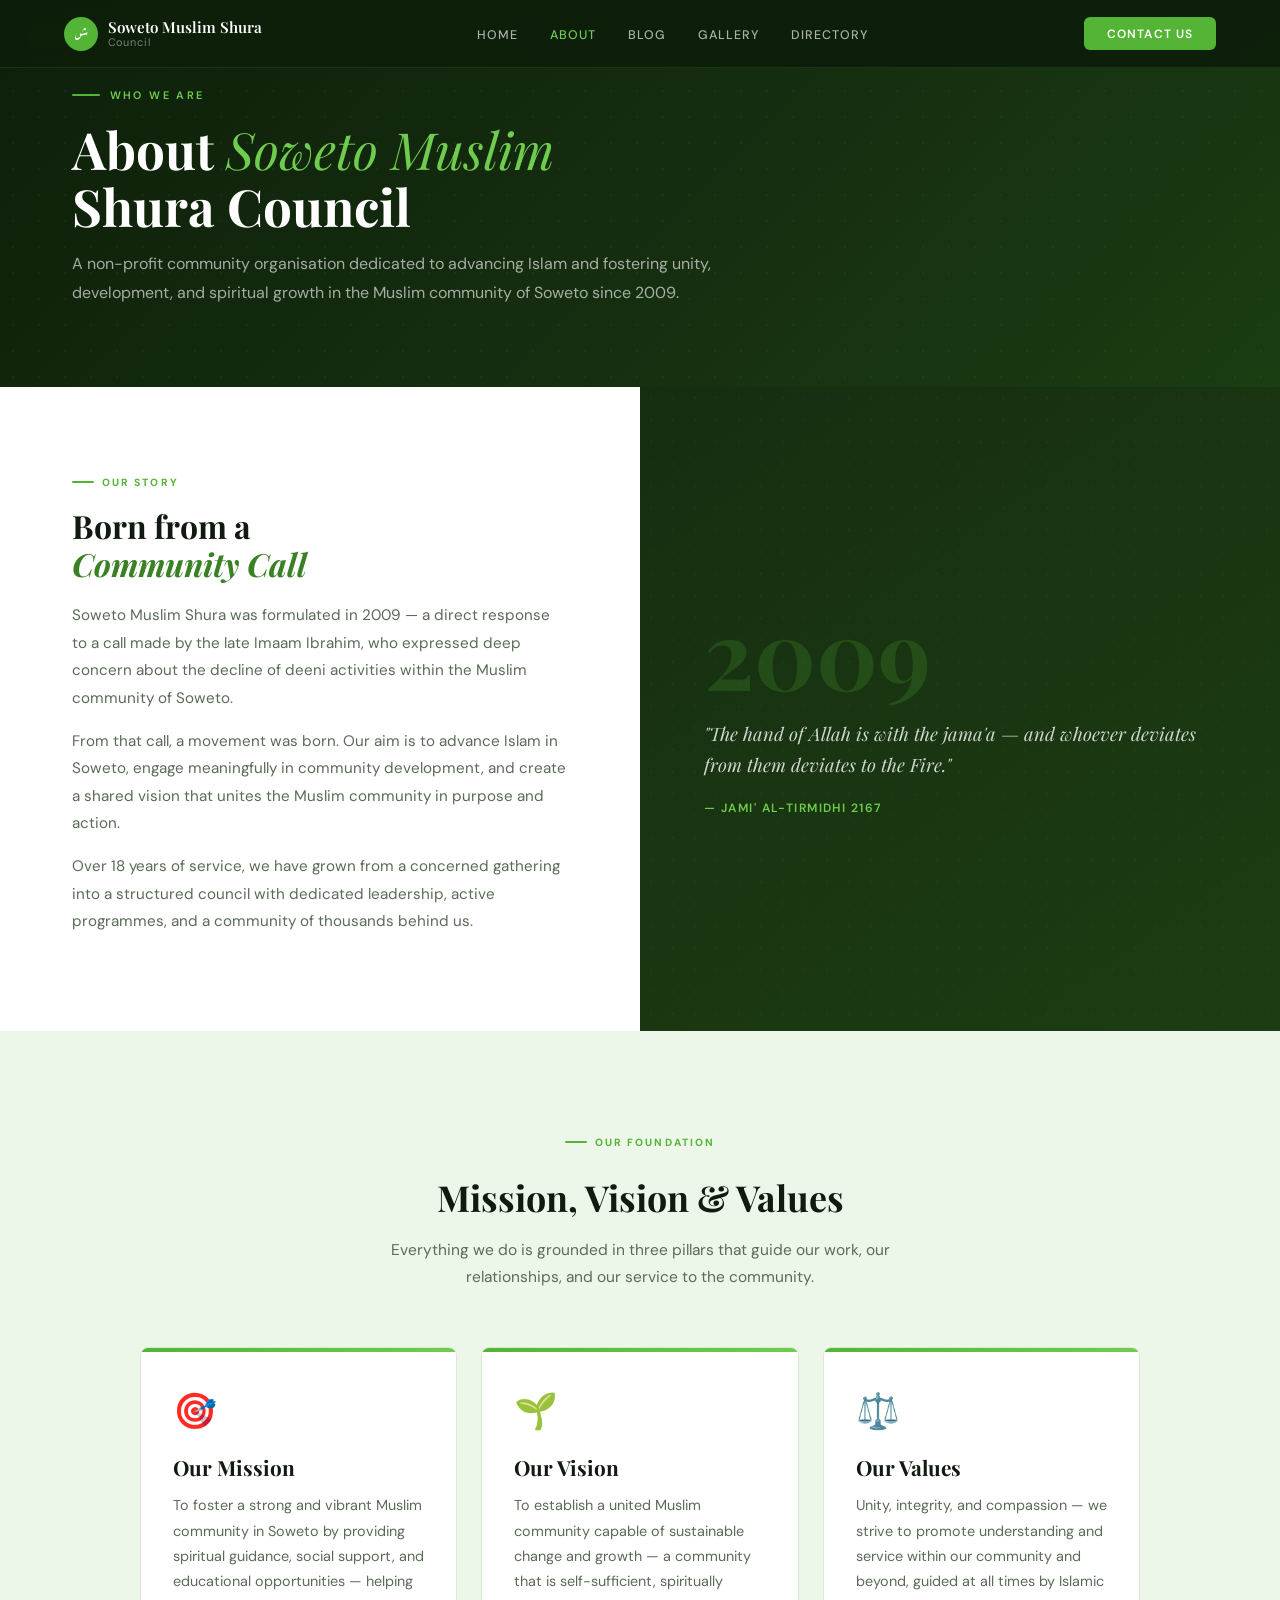
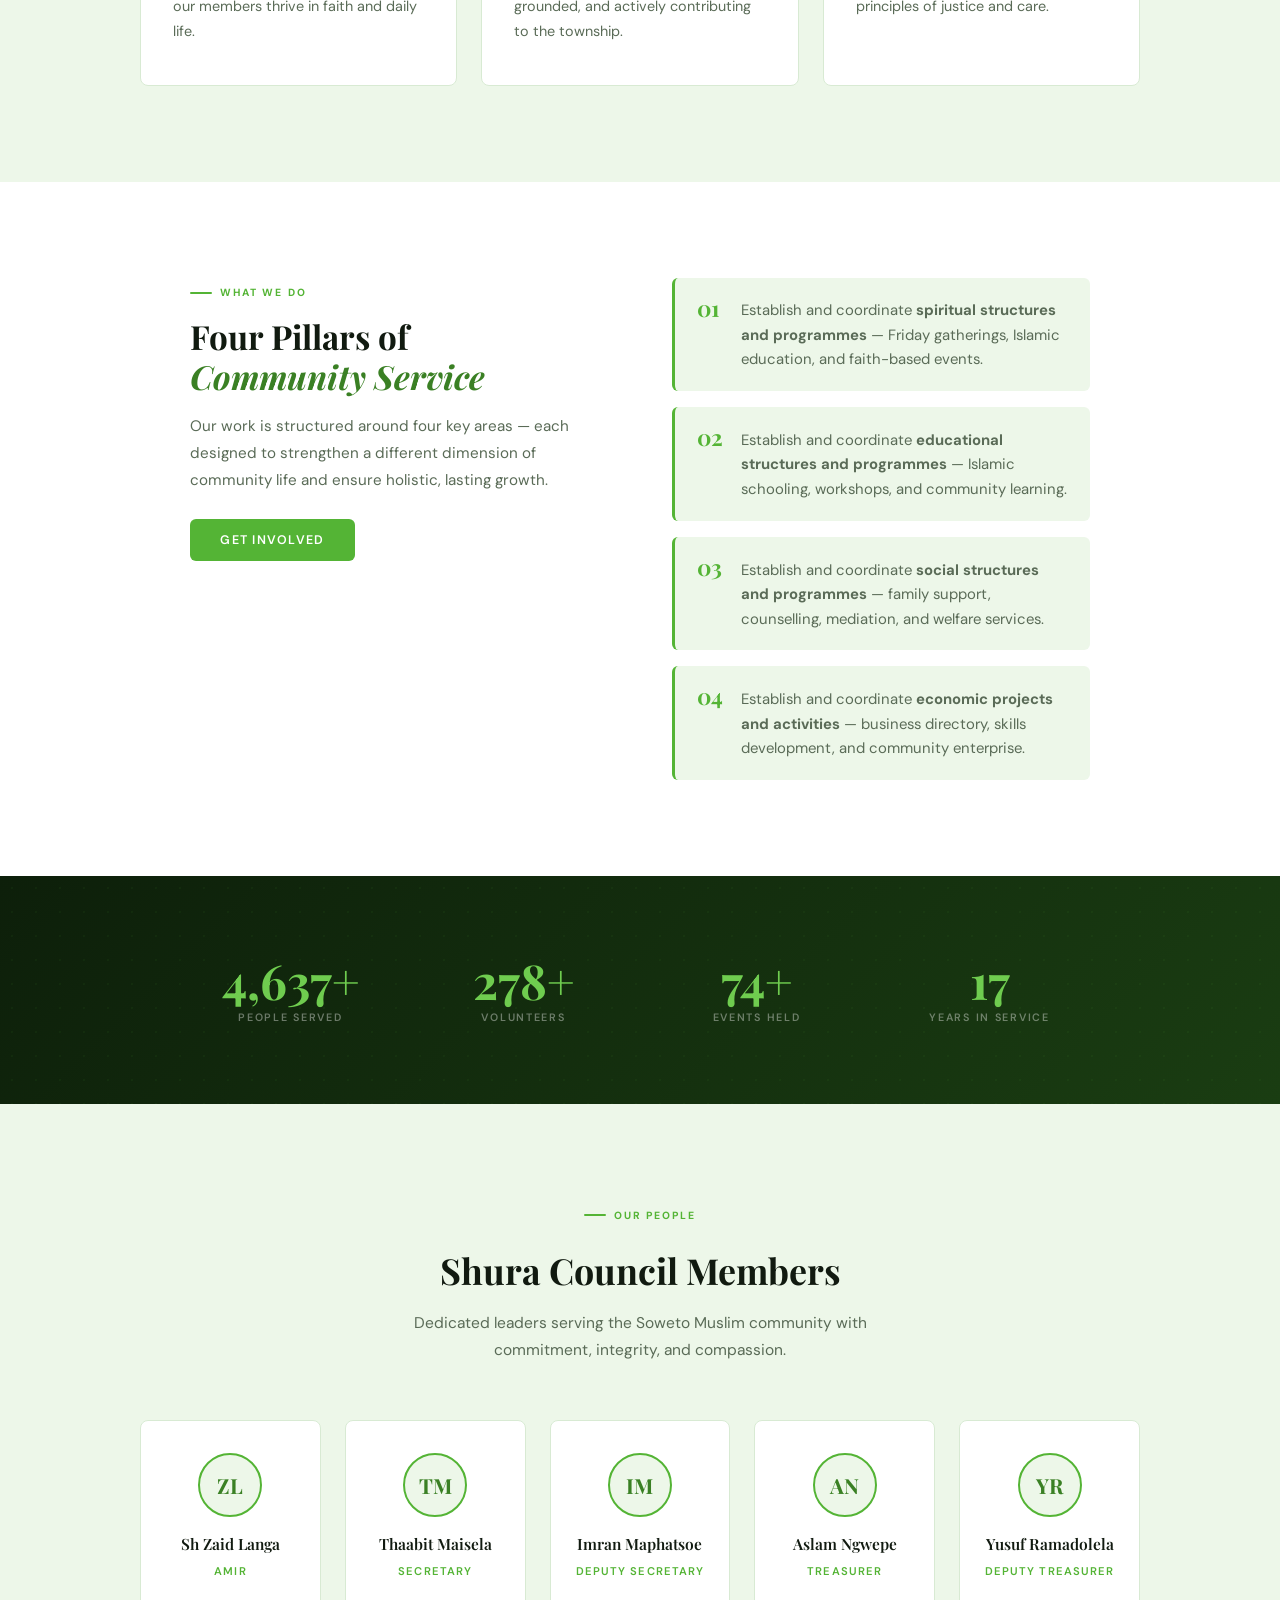
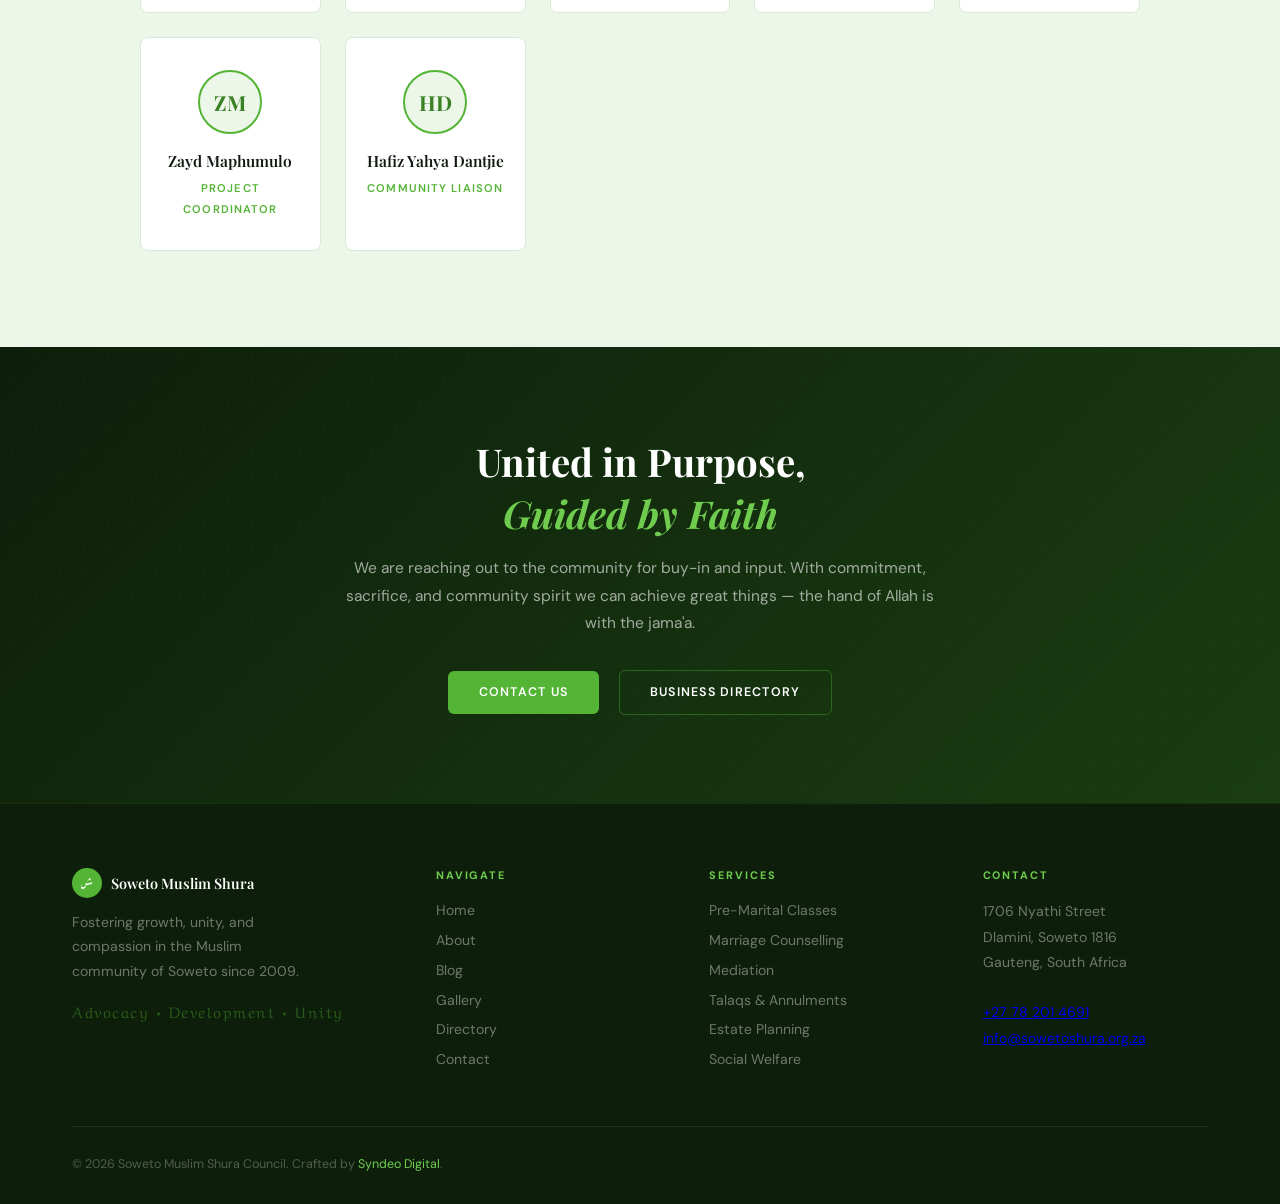
<file: pages/about.html>
<!DOCTYPE html>
<html lang="en">
<head>
<meta charset="UTF-8"/>
<meta name="viewport" content="width=device-width,initial-scale=1.0"/>
<title>About – Soweto Muslim Shura</title>
<link rel="stylesheet" href="../assets/css/style.css"/>
<link rel="preconnect" href="https://fonts.googleapis.com"/>
<style>
*, *::before, *::after { box-sizing: border-box; margin: 0; padding: 0; }
html { scroll-behavior: smooth; }
body { font-family: 'DM Sans', sans-serif; background: #f7faf7; color: #1a1a1a; overflow-x: hidden; }
:root {
  --g: #54B435; --g-dk: #3a8024; --g-lt: #6fcc4f;
  --g-pale: #edf7e9; --g-dim: rgba(84,180,53,.12);
  --bg-dark: #0d1f0a; --bg-mid: #162e10;
  --ink: #111a10; --muted: #5a6b57; --border: #d8ead3; --radius: 6px;
}

/* ── PAGE HERO ── */
.page-hero {
  background: linear-gradient(135deg, var(--bg-dark) 0%, var(--bg-mid) 55%, #1a3d12 100%);
  padding: 5.5rem 4.5rem 5rem; position: relative; overflow: hidden;
}
.page-hero::before {
  content: ''; position: absolute; inset: 0;
  background-image: radial-gradient(circle, rgba(84,180,53,.07) 1px, transparent 1px);
  background-size: 26px 26px;
}
.page-hero__inner { position: relative; z-index: 1; max-width: 700px; }
.eyebrow { display: flex; align-items: center; gap: .6rem; margin-bottom: 1.2rem; }
.eyebrow__bar { width: 28px; height: 2px; background: var(--g); border-radius: 2px; }
.eyebrow__text { font-size: .68rem; font-weight: 600; letter-spacing: .22em; text-transform: uppercase; color: var(--g-lt); }
.page-hero h1 {
  font-family: 'Playfair Display', serif;
  font-size: clamp(2.4rem, 4vw, 3.8rem);
  font-weight: 700; color: #fff; line-height: 1.1; margin-bottom: 1rem;
}
.page-hero h1 em { font-style: italic; font-weight: 400; color: var(--g-lt); }
.page-hero p { font-size: 1rem; color: rgba(255,255,255,.62); line-height: 1.8; }

/* ── ORIGIN ── */
.origin {
  display: grid; grid-template-columns: 1fr 1fr; background: #fff;
}
.origin__text { padding: 5rem 4.5rem; }
.origin__visual {
  background: linear-gradient(145deg, var(--bg-mid), #1c3d13);
  padding: 5rem 4rem; display: flex; flex-direction: column; justify-content: center;
  position: relative; overflow: hidden;
}
.origin__visual::before {
  content: ''; position: absolute; inset: 0;
  background-image: radial-gradient(circle, rgba(84,180,53,.06) 1px, transparent 1px);
  background-size: 22px 22px;
}
.origin__visual > * { position: relative; z-index: 1; }
.origin__year {
  font-family: 'Playfair Display', serif; font-size: 6rem; font-weight: 700;
  color: rgba(84,180,53,.2); line-height: 1; margin-bottom: 1.2rem;
}
.origin__quote {
  font-family: 'Playfair Display', serif; font-size: 1.15rem; font-style: italic;
  color: rgba(255,255,255,.8); line-height: 1.7; margin-bottom: 1.2rem;
}
.origin__attr { font-size: .75rem; font-weight: 600; letter-spacing: .12em; text-transform: uppercase; color: var(--g-lt); }

.section-tag { display: inline-flex; align-items: center; gap: .5rem; font-size: .65rem; font-weight: 700; letter-spacing: .2em; text-transform: uppercase; color: var(--g); margin-bottom: 1.1rem; }
.section-tag::before { content: ''; width: 22px; height: 2px; background: var(--g); border-radius: 2px; }
.origin__text h2 { font-family: 'Playfair Display', serif; font-size: clamp(1.8rem, 2.5vw, 2.5rem); font-weight: 700; color: var(--ink); line-height: 1.2; margin-bottom: 1.2rem; }
.origin__text h2 em { font-style: italic; color: var(--g-dk); }
.origin__text p { font-size: .95rem; line-height: 1.8; color: var(--muted); margin-bottom: 1rem; }

/* ── MVV (Mission / Vision / Values) ── */
.mvv { background: var(--g-pale); padding: 6rem 4.5rem; }
.mvv__header { text-align: center; margin-bottom: 3.5rem; }
.mvv__header h2 { font-family: 'Playfair Display', serif; font-size: clamp(1.9rem, 2.8vw, 2.8rem); font-weight: 700; color: var(--ink); margin: .4rem 0 1rem; }
.mvv__header p { font-size: .97rem; color: var(--muted); max-width: 520px; margin: 0 auto; line-height: 1.75; }

.mvv__grid { display: grid; grid-template-columns: repeat(3,1fr); gap: 1.5rem; max-width: 1000px; margin: 0 auto; }
.mvv-card {
  background: #fff; border-radius: 8px; padding: 2.5rem 2rem;
  border: 1px solid var(--border); position: relative; overflow: hidden;
  transition: transform .25s, box-shadow .25s;
}
.mvv-card:hover { transform: translateY(-4px); box-shadow: 0 12px 40px rgba(84,180,53,.1); }
.mvv-card__accent {
  position: absolute; top: 0; left: 0; right: 0; height: 4px;
  background: linear-gradient(to right, var(--g), var(--g-lt));
}
.mvv-card__icon { font-size: 2.2rem; margin-bottom: 1.2rem; display: block; }
.mvv-card h3 { font-family: 'Playfair Display', serif; font-size: 1.3rem; font-weight: 700; color: var(--ink); margin-bottom: .75rem; }
.mvv-card p { font-size: .9rem; line-height: 1.75; color: var(--muted); }

/* ── OBJECTIVES ── */
.objectives { background: #fff; padding: 6rem 4.5rem; }
.objectives__inner { max-width: 900px; margin: 0 auto; display: grid; grid-template-columns: 1fr 1fr; gap: 4rem; align-items: start; }
.objectives__intro h2 { font-family: 'Playfair Display', serif; font-size: clamp(1.9rem, 2.6vw, 2.6rem); font-weight: 700; color: var(--ink); line-height: 1.2; margin-bottom: 1rem; }
.objectives__intro h2 em { font-style: italic; color: var(--g-dk); }
.objectives__intro p { font-size: .95rem; line-height: 1.8; color: var(--muted); margin-bottom: 1.5rem; }
.objectives__list { display: flex; flex-direction: column; gap: 1rem; }
.obj-item {
  display: flex; align-items: flex-start; gap: 1rem;
  padding: 1.2rem 1.4rem; background: var(--g-pale);
  border-radius: var(--radius); border-left: 3px solid var(--g);
  transition: transform .2s;
}
.obj-item:hover { transform: translateX(4px); }
.obj-num { font-family: 'Playfair Display', serif; font-size: 1.4rem; font-weight: 700; color: var(--g); line-height: 1; flex-shrink: 0; width: 28px; }
.obj-text { font-size: .93rem; line-height: 1.65; color: var(--muted); padding-top: .1rem; }

/* ── STATS BAND ── */
.stats-band {
  background: linear-gradient(135deg, var(--bg-dark), #1a3d12);
  padding: 5rem 4.5rem; position: relative; overflow: hidden;
}
.stats-band::before {
  content: ''; position: absolute; inset: 0;
  background-image: radial-gradient(circle, rgba(84,180,53,.06) 1px, transparent 1px);
  background-size: 24px 24px;
}
.stats-band__inner {
  position: relative; z-index: 1;
  display: grid; grid-template-columns: repeat(4,1fr); gap: 2rem;
  max-width: 900px; margin: 0 auto; text-align: center;
}
.stats-band__num { font-family: 'Playfair Display', serif; font-size: 3rem; font-weight: 700; color: var(--g-lt); line-height: 1; }
.stats-band__label { font-size: .67rem; font-weight: 600; letter-spacing: .16em; text-transform: uppercase; color: rgba(255,255,255,.38); margin-top: .4rem; }

/* ── LEADERSHIP ── */
.leadership { background: var(--g-pale); padding: 6rem 4.5rem; }
.section-header { text-align: center; margin-bottom: 3.5rem; }
.section-header h2 { font-family: 'Playfair Display', serif; font-size: clamp(1.9rem, 2.8vw, 2.8rem); font-weight: 700; color: var(--ink); margin: .4rem 0 1rem; }
.section-header p { font-size: .97rem; color: var(--muted); max-width: 520px; margin: 0 auto; line-height: 1.75; }
.section-header .section-tag { justify-content: center; }
.leadership__grid { display: grid; grid-template-columns: repeat(auto-fit, minmax(170px,1fr)); gap: 1.5rem; max-width: 1000px; margin: 0 auto; }
.leader-card { background: #fff; border-radius: 8px; padding: 2rem 1.2rem; text-align: center; border: 1px solid var(--border); transition: transform .25s, box-shadow .25s, border-color .25s; }
.leader-card:hover { transform: translateY(-3px); box-shadow: 0 8px 28px rgba(84,180,53,.1); border-color: rgba(84,180,53,.35); }
.leader-avatar { width: 64px; height: 64px; border-radius: 50%; background: var(--g-pale); border: 2px solid var(--g); display: flex; align-items: center; justify-content: center; font-family: 'Playfair Display', serif; font-size: 1.3rem; font-weight: 700; color: var(--g-dk); margin: 0 auto 1rem; }
.leader-card h4 { font-family: 'Playfair Display', serif; font-size: .97rem; font-weight: 600; color: var(--ink); margin-bottom: .3rem; }
.leader-card span { font-size: .7rem; font-weight: 600; letter-spacing: .1em; text-transform: uppercase; color: var(--g); }

/* ── CTA ── */
.about-cta {
  background: linear-gradient(135deg, var(--bg-dark), #1a3d12);
  padding: 5.5rem 4.5rem; text-align: center; position: relative; overflow: hidden;
}
.about-cta::before { content: ''; position: absolute; inset: 0; background-image: radial-gradient(circle, rgba(84,180,53,.06) 1px, transparent 1px); background-size: 24px 24px; }
.about-cta__inner { position: relative; z-index: 1; max-width: 600px; margin: 0 auto; }
.about-cta h2 { font-family: 'Playfair Display', serif; font-size: clamp(2rem, 3vw, 3rem); font-weight: 700; color: #fff; margin-bottom: 1rem; }
.about-cta h2 em { font-style: italic; color: var(--g-lt); }
.about-cta p { font-size: .97rem; color: rgba(255,255,255,.6); line-height: 1.8; margin-bottom: 2rem; }
.about-cta .btn { margin: 0 .5rem; }
.btn { display: inline-block; font-size: .78rem; font-weight: 600; letter-spacing: .1em; text-transform: uppercase; text-decoration: none; padding: .82rem 1.9rem; border-radius: var(--radius); cursor: pointer; border: none; transition: background .22s, transform .18s; font-family: 'DM Sans', sans-serif; }
.btn--solid { background: var(--g); color: #fff; }
.btn--solid:hover { background: var(--g-lt); transform: translateY(-1px); }
.btn--ghost { background: transparent; color: #fff; border: 1.5px solid rgba(84,180,53,.4); }
.btn--ghost:hover { border-color: var(--g); background: rgba(84,180,53,.1); }

/* ── ANIMATIONS ── */
@keyframes fadeUp { from { opacity: 0; transform: translateY(20px); } to { opacity: 1; transform: translateY(0); } }
.reveal { opacity: 0; }
.reveal.visible { animation: fadeUp .6s ease both; }
.page-hero__inner > * { animation: fadeUp .65s ease both; }
.page-hero__inner .eyebrow { animation-delay: .05s; }
.page-hero__inner h1 { animation-delay: .18s; }
.page-hero__inner p { animation-delay: .3s; }

/* ── RESPONSIVE ── */
@media (max-width: 900px) {
  .origin { grid-template-columns: 1fr; }
  .origin__visual { padding: 3.5rem 2rem; }
  .origin__year { font-size: 4rem; }
  .mvv__grid { grid-template-columns: 1fr; max-width: 480px; margin: 0 auto; }
  .objectives__inner { grid-template-columns: 1fr; gap: 2.5rem; }
  .stats-band__inner { grid-template-columns: repeat(2,1fr); }
  .page-hero { padding: 4rem 1.75rem 3.5rem; }
  .origin__text, .mvv, .objectives, .stats-band, .leadership, .about-cta { padding-left: 1.75rem; padding-right: 1.75rem; }
}
@media (max-width: 560px) {
  .page-hero { padding: 3.5rem 1.25rem 3rem; }
  .origin__text, .mvv, .objectives, .stats-band, .leadership, .about-cta { padding-left: 1.25rem; padding-right: 1.25rem; }
  .stats-band__num { font-size: 2.2rem; }
}
</style>
</head>
<body>
<!-- NAV -->
<nav class="nav">
  <a href="../index.html" class="nav__logo">
    <div class="nav__logo-mark">ش</div>
    <div class="nav__logo-text">Soweto Muslim Shura<span>Council</span></div>
  </a>
  <ul class="nav__links">
    <li><a href="../index.html">Home</a></li>
    <li><a href="about.html">About</a></li>
    <li><a href="blog.html">Blog</a></li>
    <li><a href="gallery.html">Gallery</a></li>
    <li><a href="directory.html">Directory</a></li>
  </ul>
  <a href="contact.html" class="nav__cta">Contact Us</a>
  <button class="nav__hamburger" id="navHamburger" aria-label="Menu"><span></span><span></span><span></span></button>
</nav>
<div class="nav__mobile" id="navMobile">
  <a href="../index.html">Home</a>
  <a href="about.html">About</a>
  <a href="blog.html">Blog</a>
  <a href="gallery.html">Gallery</a>
  <a href="directory.html">Directory</a>
  <a href="contact.html">Contact Us</a>
</div>

<!-- PAGE HERO -->
<section class="page-hero">
  <div class="page-hero__inner">
    <div class="eyebrow"><div class="eyebrow__bar"></div><span class="eyebrow__text">Who We Are</span></div>
    <h1>About <em>Soweto Muslim</em><br>Shura Council</h1>
    <p>A non-profit community organisation dedicated to advancing Islam and fostering unity, development, and spiritual growth in the Muslim community of Soweto since 2009.</p>
  </div>
</section>

<!-- ORIGIN -->
<section class="origin">
  <div class="origin__text reveal">
    <div class="section-tag">Our Story</div>
    <h2>Born from a<br><em>Community Call</em></h2>
    <p>Soweto Muslim Shura was formulated in 2009 — a direct response to a call made by the late Imaam Ibrahim, who expressed deep concern about the decline of deeni activities within the Muslim community of Soweto.</p>
    <p>From that call, a movement was born. Our aim is to advance Islam in Soweto, engage meaningfully in community development, and create a shared vision that unites the Muslim community in purpose and action.</p>
    <p>Over 18 years of service, we have grown from a concerned gathering into a structured council with dedicated leadership, active programmes, and a community of thousands behind us.</p>
  </div>
  <div class="origin__visual reveal">
    <div class="origin__year">2009</div>
    <p class="origin__quote">"The hand of Allah is with the jama'a — and whoever deviates from them deviates to the Fire."</p>
    <div class="origin__attr">— Jami' al-Tirmidhi 2167</div>
  </div>
</section>

<!-- MVV -->
<section class="mvv">
  <div class="mvv__header reveal">
    <div class="section-tag">Our Foundation</div>
    <h2>Mission, Vision &amp; Values</h2>
    <p>Everything we do is grounded in three pillars that guide our work, our relationships, and our service to the community.</p>
  </div>
  <div class="mvv__grid">
    <div class="mvv-card reveal">
      <div class="mvv-card__accent"></div>
      <span class="mvv-card__icon">🎯</span>
      <h3>Our Mission</h3>
      <p>To foster a strong and vibrant Muslim community in Soweto by providing spiritual guidance, social support, and educational opportunities — helping our members thrive in faith and daily life.</p>
    </div>
    <div class="mvv-card reveal">
      <div class="mvv-card__accent"></div>
      <span class="mvv-card__icon">🌱</span>
      <h3>Our Vision</h3>
      <p>To establish a united Muslim community capable of sustainable change and growth — a community that is self-sufficient, spiritually grounded, and actively contributing to the township.</p>
    </div>
    <div class="mvv-card reveal">
      <div class="mvv-card__accent"></div>
      <span class="mvv-card__icon">⚖️</span>
      <h3>Our Values</h3>
      <p>Unity, integrity, and compassion — we strive to promote understanding and service within our community and beyond, guided at all times by Islamic principles of justice and care.</p>
    </div>
  </div>
</section>

<!-- OBJECTIVES -->
<section class="objectives">
  <div class="objectives__inner">
    <div class="objectives__intro reveal">
      <div class="section-tag">What We Do</div>
      <h2>Four Pillars of<br><em>Community Service</em></h2>
      <p>Our work is structured around four key areas — each designed to strengthen a different dimension of community life and ensure holistic, lasting growth.</p>
      <a href="/contact" class="btn btn--solid">Get Involved</a>
    </div>
    <div class="objectives__list reveal">
      <div class="obj-item">
        <div class="obj-num">01</div>
        <div class="obj-text">Establish and coordinate <strong>spiritual structures and programmes</strong> — Friday gatherings, Islamic education, and faith-based events.</div>
      </div>
      <div class="obj-item">
        <div class="obj-num">02</div>
        <div class="obj-text">Establish and coordinate <strong>educational structures and programmes</strong> — Islamic schooling, workshops, and community learning.</div>
      </div>
      <div class="obj-item">
        <div class="obj-num">03</div>
        <div class="obj-text">Establish and coordinate <strong>social structures and programmes</strong> — family support, counselling, mediation, and welfare services.</div>
      </div>
      <div class="obj-item">
        <div class="obj-num">04</div>
        <div class="obj-text">Establish and coordinate <strong>economic projects and activities</strong> — business directory, skills development, and community enterprise.</div>
      </div>
    </div>
  </div>
</section>

<!-- STATS -->
<div class="stats-band">
  <div class="stats-band__inner">
    <div class="reveal"><div class="stats-band__num" data-target="5000">0</div><div class="stats-band__label">People Served</div></div>
    <div class="reveal"><div class="stats-band__num" data-target="300">0</div><div class="stats-band__label">Volunteers</div></div>
    <div class="reveal"><div class="stats-band__num" data-target="80">0</div><div class="stats-band__label">Events Held</div></div>
    <div class="reveal"><div class="stats-band__num" data-target="18">0</div><div class="stats-band__label">Years in Service</div></div>
  </div>
</div>

<!-- LEADERSHIP -->
<section class="leadership">
  <div class="section-header reveal">
    <div class="section-tag">Our People</div>
    <h2>Shura Council Members</h2>
    <p>Dedicated leaders serving the Soweto Muslim community with commitment, integrity, and compassion.</p>
  </div>
  <div class="leadership__grid">
    <div class="leader-card reveal"><div class="leader-avatar">ZL</div><h4>Sh Zaid Langa</h4><span>Amir</span></div>
    <div class="leader-card reveal"><div class="leader-avatar">TM</div><h4>Thaabit Maisela</h4><span>Secretary</span></div>
    <div class="leader-card reveal"><div class="leader-avatar">IM</div><h4>Imran Maphatsoe</h4><span>Deputy Secretary</span></div>
    <div class="leader-card reveal"><div class="leader-avatar">AN</div><h4>Aslam Ngwepe</h4><span>Treasurer</span></div>
    <div class="leader-card reveal"><div class="leader-avatar">YR</div><h4>Yusuf Ramadolela</h4><span>Deputy Treasurer</span></div>
    <div class="leader-card reveal"><div class="leader-avatar">ZM</div><h4>Zayd Maphumulo</h4><span>Project Coordinator</span></div>
    <div class="leader-card reveal"><div class="leader-avatar">HD</div><h4>Hafiz Yahya Dantjie</h4><span>Community Liaison</span></div>
  </div>
</section>

<!-- CTA -->
<section class="about-cta">
  <div class="about-cta__inner reveal">
    <h2>United in Purpose,<br><em>Guided by Faith</em></h2>
    <p>We are reaching out to the community for buy-in and input. With commitment, sacrifice, and community spirit we can achieve great things — the hand of Allah is with the jama'a.</p>
    <div>
      <a href="/contact" class="btn btn--solid">Contact Us</a>
      <a href="/directory" class="btn btn--ghost">Business Directory</a>
    </div>
  </div>
</section>

<script>
(function(){
  const els=document.querySelectorAll('.reveal');
  const io=new IntersectionObserver((entries)=>{
    entries.forEach((e,i)=>{ if(e.isIntersecting){ setTimeout(()=>e.target.classList.add('visible'),i*70); io.unobserve(e.target); } });
  },{threshold:.1});
  els.forEach(el=>io.observe(el));

  const nums=document.querySelectorAll('.stats-band__num[data-target]');
  const io2=new IntersectionObserver((entries)=>{
    entries.forEach(e=>{
      if(e.isIntersecting){
        const el=e.target,target=+el.dataset.target,dur=1600,start=performance.now();
        const tick=(now)=>{
          const p=Math.min((now-start)/dur,1),ease=1-Math.pow(1-p,3);
          el.textContent=Math.round(ease*target).toLocaleString()+(target>=80?'+':'');
          if(p<1)requestAnimationFrame(tick);
        };
        requestAnimationFrame(tick);
        io2.unobserve(el);
      }
    });
  },{threshold:.3});
  nums.forEach(n=>io2.observe(n));
})();
</script>
<footer>
  <div class="footer__top">
    <div class="footer__brand">
      <a href="../index.html" class="footer__logo"><div class="footer__logo-mark">ش</div><span class="footer__logo-name">Soweto Muslim Shura</span></a>
      <p>Fostering growth, unity, and compassion in the Muslim community of Soweto since 2009.</p>
      <div class="footer__tagline">Advocacy • Development • Unity</div>
    </div>
    <div class="footer__col"><h4>Navigate</h4><ul>
      <li><a href="../index.html">Home</a></li>
      <li><a href="about.html">About</a></li>
      <li><a href="blog.html">Blog</a></li>
      <li><a href="gallery.html">Gallery</a></li>
      <li><a href="directory.html">Directory</a></li>
      <li><a href="contact.html">Contact</a></li>
    </ul></div>
    <div class="footer__col"><h4>Services</h4><ul>
      <li><a href="about.html">Pre-Marital Classes</a></li>
      <li><a href="about.html">Marriage Counselling</a></li>
      <li><a href="about.html">Mediation</a></li>
      <li><a href="about.html">Talaqs &amp; Annulments</a></li>
      <li><a href="about.html">Estate Planning</a></li>
      <li><a href="about.html">Social Welfare</a></li>
    </ul></div>
    <div class="footer__col"><h4>Contact</h4><address>1706 Nyathi Street<br>Dlamini, Soweto 1816<br>Gauteng, South Africa<br><br><a href="tel:+27782014691">+27 78 201 4691</a><br><a href="mailto:info@sowetoshura.org.za">info@sowetoshura.org.za</a></address></div>
  </div>
  <div class="footer__bottom">
    <p>&copy; 2026 Soweto Muslim Shura Council. Crafted by <a href="http://syndeodigital.co.za" target="_blank">Syndeo Digital</a>.</p>
  </div>
</footer>
<script src="../assets/js/main.js"></script>
</body>
</html>
</file>
<file: assets/css/style.css>
/* ═══════════════════════════════════════════════
   SOWETO MUSLIM SHURA COUNCIL
   Global Stylesheet
   Brand colour: #54B435
═══════════════════════════════════════════════ */

@import url('https://fonts.googleapis.com/css2?family=Playfair+Display:ital,wght@0,400;0,600;0,700;1,400&family=Aref+Ruqaa:wght@400;700&family=DM+Sans:wght@300;400;500;600&display=swap');

*, *::before, *::after { box-sizing: border-box; margin: 0; padding: 0; }
html { scroll-behavior: smooth; }
body { font-family: 'DM Sans', sans-serif; background: #f7faf7; color: #1a1a1a; overflow-x: hidden; }

:root {
  --g:       #54B435;
  --g-dk:    #3a8024;
  --g-lt:    #6fcc4f;
  --g-pale:  #edf7e9;
  --g-dim:   rgba(84,180,53,.12);
  --bg-dark: #0d1f0a;
  --bg-mid:  #162e10;
  --white:   #ffffff;
  --ink:     #111a10;
  --muted:   #5a6b57;
  --border:  #d8ead3;
  --radius:  6px;
}

/* ── GLOBAL NAV ── */
.nav {
  position: fixed; top: 0; left: 0; right: 0; z-index: 100;
  display: flex; align-items: center; justify-content: space-between;
  padding: 0 4rem; height: 68px;
  background: rgba(13,31,10,.93);
  backdrop-filter: blur(12px); -webkit-backdrop-filter: blur(12px);
  border-bottom: 1px solid rgba(84,180,53,.15);
}
.nav__logo { display: flex; align-items: center; gap: .6rem; text-decoration: none; }
.nav__logo-mark {
  width: 34px; height: 34px; background: var(--g); border-radius: 50%;
  display: flex; align-items: center; justify-content: center;
  font-family: 'Aref Ruqaa', serif; font-size: .9rem; color: #fff; flex-shrink: 0;
}
.nav__logo-text { font-family: 'Playfair Display', serif; font-size: .95rem; font-weight: 600; color: #fff; line-height: 1.2; }
.nav__logo-text span { display: block; font-size: .68rem; font-weight: 400; color: rgba(255,255,255,.45); font-family: 'DM Sans', sans-serif; letter-spacing: .08em; }
.nav__links { display: flex; align-items: center; gap: 2rem; list-style: none; }
.nav__links a { font-size: .78rem; font-weight: 500; letter-spacing: .08em; text-transform: uppercase; color: rgba(255,255,255,.65); text-decoration: none; transition: color .2s; }
.nav__links a:hover, .nav__links a.active { color: var(--g-lt); }
.nav__cta { font-size: .75rem; font-weight: 600; letter-spacing: .1em; text-transform: uppercase; color: #fff; background: var(--g); padding: .55rem 1.4rem; border-radius: var(--radius); text-decoration: none; transition: background .2s; }
.nav__cta:hover { background: var(--g-lt); }
.nav__hamburger { display: none; flex-direction: column; gap: 5px; background: none; border: none; cursor: pointer; padding: 4px; }
.nav__hamburger span { display: block; width: 22px; height: 2px; background: #fff; border-radius: 2px; transition: .3s; }
.nav__mobile { display: none; position: fixed; top: 68px; left: 0; right: 0; background: rgba(13,31,10,.97); padding: 1.5rem 2rem; z-index: 99; border-bottom: 1px solid rgba(84,180,53,.15); flex-direction: column; gap: 1rem; }
.nav__mobile.open { display: flex; }
.nav__mobile a { font-size: .9rem; font-weight: 500; color: rgba(255,255,255,.75); text-decoration: none; padding: .5rem 0; border-bottom: 1px solid rgba(255,255,255,.07); transition: color .2s; }
.nav__mobile a:hover { color: var(--g-lt); }

/* ── GLOBAL FOOTER ── */
footer {
  background: var(--bg-dark); padding: 4rem 4.5rem 2rem;
  border-top: 1px solid rgba(84,180,53,.12);
}
.footer__top { display: grid; grid-template-columns: 1.4fr 1fr 1fr 1fr; gap: 3rem; margin-bottom: 3rem; }
.footer__logo { display: flex; align-items: center; gap: .55rem; text-decoration: none; margin-bottom: .75rem; }
.footer__logo-mark { width: 30px; height: 30px; background: var(--g); border-radius: 50%; display: flex; align-items: center; justify-content: center; font-family: 'Aref Ruqaa', serif; font-size: .8rem; color: #fff; }
.footer__logo-name { font-family: 'Playfair Display', serif; font-size: .9rem; font-weight: 600; color: #fff; }
.footer__brand p { font-size: .88rem; color: rgba(255,255,255,.4); line-height: 1.75; margin-bottom: 1rem; max-width: 240px; }
.footer__tagline { font-family: 'Aref Ruqaa', serif; font-size: .95rem; color: rgba(84,180,53,.4); letter-spacing: .1em; }
.footer__col h4 { font-size: .68rem; font-weight: 700; letter-spacing: .18em; text-transform: uppercase; color: var(--g-lt); margin-bottom: 1.1rem; }
.footer__col ul { list-style: none; }
.footer__col ul li { margin-bottom: .55rem; }
.footer__col ul li a { font-size: .88rem; color: rgba(255,255,255,.4); text-decoration: none; transition: color .2s; }
.footer__col ul li a:hover { color: var(--g-lt); }
.footer__col address { font-style: normal; font-size: .88rem; color: rgba(255,255,255,.4); line-height: 1.8; }
.footer__bottom { padding-top: 1.8rem; border-top: 1px solid rgba(255,255,255,.07); display: flex; justify-content: space-between; align-items: center; flex-wrap: wrap; gap: 1rem; }
.footer__bottom p { font-size: .78rem; color: rgba(255,255,255,.28); }
.footer__bottom a { color: var(--g-lt); text-decoration: none; }

/* ── BUTTONS ── */
.btn { display: inline-block; font-family: 'DM Sans', sans-serif; font-size: .78rem; font-weight: 600; letter-spacing: .1em; text-transform: uppercase; text-decoration: none; padding: .82rem 1.9rem; border-radius: var(--radius); cursor: pointer; border: none; transition: background .22s, transform .18s, border-color .22s; }
.btn--solid { background: var(--g); color: #fff; }
.btn--solid:hover { background: var(--g-lt); transform: translateY(-1px); }
.btn--ghost { background: transparent; color: #fff; border: 1.5px solid rgba(84,180,53,.4); }
.btn--ghost:hover { border-color: var(--g); background: rgba(84,180,53,.1); }
.btn--outline { background: transparent; color: var(--g-dk); border: 1.5px solid var(--g); }
.btn--outline:hover { background: var(--g-dim); }

/* ── PAGE HERO (inner pages) ── */
.page-hero {
  background: linear-gradient(135deg, var(--bg-dark) 0%, var(--bg-mid) 55%, #1a3d12 100%);
  padding: 8rem 4.5rem 5rem; position: relative; overflow: hidden;
}
.page-hero::before { content: ''; position: absolute; inset: 0; background-image: radial-gradient(circle, rgba(84,180,53,.07) 1px, transparent 1px); background-size: 26px 26px; }
.page-hero__inner { position: relative; z-index: 1; max-width: 700px; }
.eyebrow { display: flex; align-items: center; gap: .6rem; margin-bottom: 1.2rem; }
.eyebrow__bar { width: 28px; height: 2px; background: var(--g); border-radius: 2px; }
.eyebrow__text { font-size: .68rem; font-weight: 600; letter-spacing: .22em; text-transform: uppercase; color: var(--g-lt); }
.page-hero h1 { font-family: 'Playfair Display', serif; font-size: clamp(2.4rem, 4vw, 3.8rem); font-weight: 700; color: #fff; line-height: 1.1; margin-bottom: 1rem; }
.page-hero h1 em { font-style: italic; font-weight: 400; color: var(--g-lt); }
.page-hero p { font-size: 1rem; color: rgba(255,255,255,.62); line-height: 1.8; }

/* ── SECTION HELPERS ── */
.section-tag { display: inline-flex; align-items: center; gap: .5rem; font-size: .65rem; font-weight: 700; letter-spacing: .2em; text-transform: uppercase; color: var(--g); margin-bottom: 1.1rem; }
.section-tag::before { content: ''; width: 22px; height: 2px; background: var(--g); border-radius: 2px; }
.section-header { text-align: center; margin-bottom: 3.5rem; }
.section-header .section-tag { justify-content: center; }
.section-header h2 { font-family: 'Playfair Display', serif; font-size: clamp(1.9rem, 2.8vw, 2.8rem); font-weight: 700; color: var(--ink); margin: .4rem 0 1rem; }
.section-header p { font-size: .97rem; color: var(--muted); max-width: 520px; margin: 0 auto; line-height: 1.75; }

/* ── ANIMATIONS ── */
@keyframes fadeUp { from { opacity: 0; transform: translateY(20px); } to { opacity: 1; transform: translateY(0); } }
.reveal { opacity: 0; }
.reveal.visible { animation: fadeUp .6s ease both; }
.page-hero__inner > * { animation: fadeUp .65s ease both; }
.page-hero__inner .eyebrow { animation-delay: .05s; }
.page-hero__inner h1 { animation-delay: .18s; }
.page-hero__inner p { animation-delay: .3s; }

/* ── STATS BAND ── */
.stats-band {
  background: linear-gradient(135deg, var(--bg-dark), #1a3d12);
  padding: 5rem 4.5rem; position: relative; overflow: hidden;
}
.stats-band::before { content: ''; position: absolute; inset: 0; background-image: radial-gradient(circle, rgba(84,180,53,.06) 1px, transparent 1px); background-size: 24px 24px; }
.stats-band__inner { position: relative; z-index: 1; display: grid; grid-template-columns: repeat(4,1fr); gap: 2rem; max-width: 900px; margin: 0 auto; text-align: center; }
.stats-band__num { font-family: 'Playfair Display', serif; font-size: 3rem; font-weight: 700; color: var(--g-lt); line-height: 1; }
.stats-band__label { font-size: .67rem; font-weight: 600; letter-spacing: .16em; text-transform: uppercase; color: rgba(255,255,255,.38); margin-top: .4rem; }

/* ── RESPONSIVE ── */
@media (max-width: 1024px) {
  .nav { padding: 0 2rem; }
  footer { padding: 4rem 2.5rem 2rem; }
  .footer__top { grid-template-columns: 1fr 1fr; gap: 2rem; }
  .page-hero { padding: 8rem 2.5rem 4rem; }
}
@media (max-width: 860px) {
  .nav__links, .nav__cta { display: none; }
  .nav__hamburger { display: flex; }
  .stats-band__inner { grid-template-columns: repeat(2,1fr); }
  .page-hero { padding: 7rem 1.75rem 3.5rem; }
}
@media (max-width: 560px) {
  .footer__top { grid-template-columns: 1fr; }
  .stats-band { padding: 4rem 1.25rem; }
  .stats-band__num { font-size: 2.2rem; }
  .page-hero { padding: 6.5rem 1.25rem 3rem; }
}
</file>
